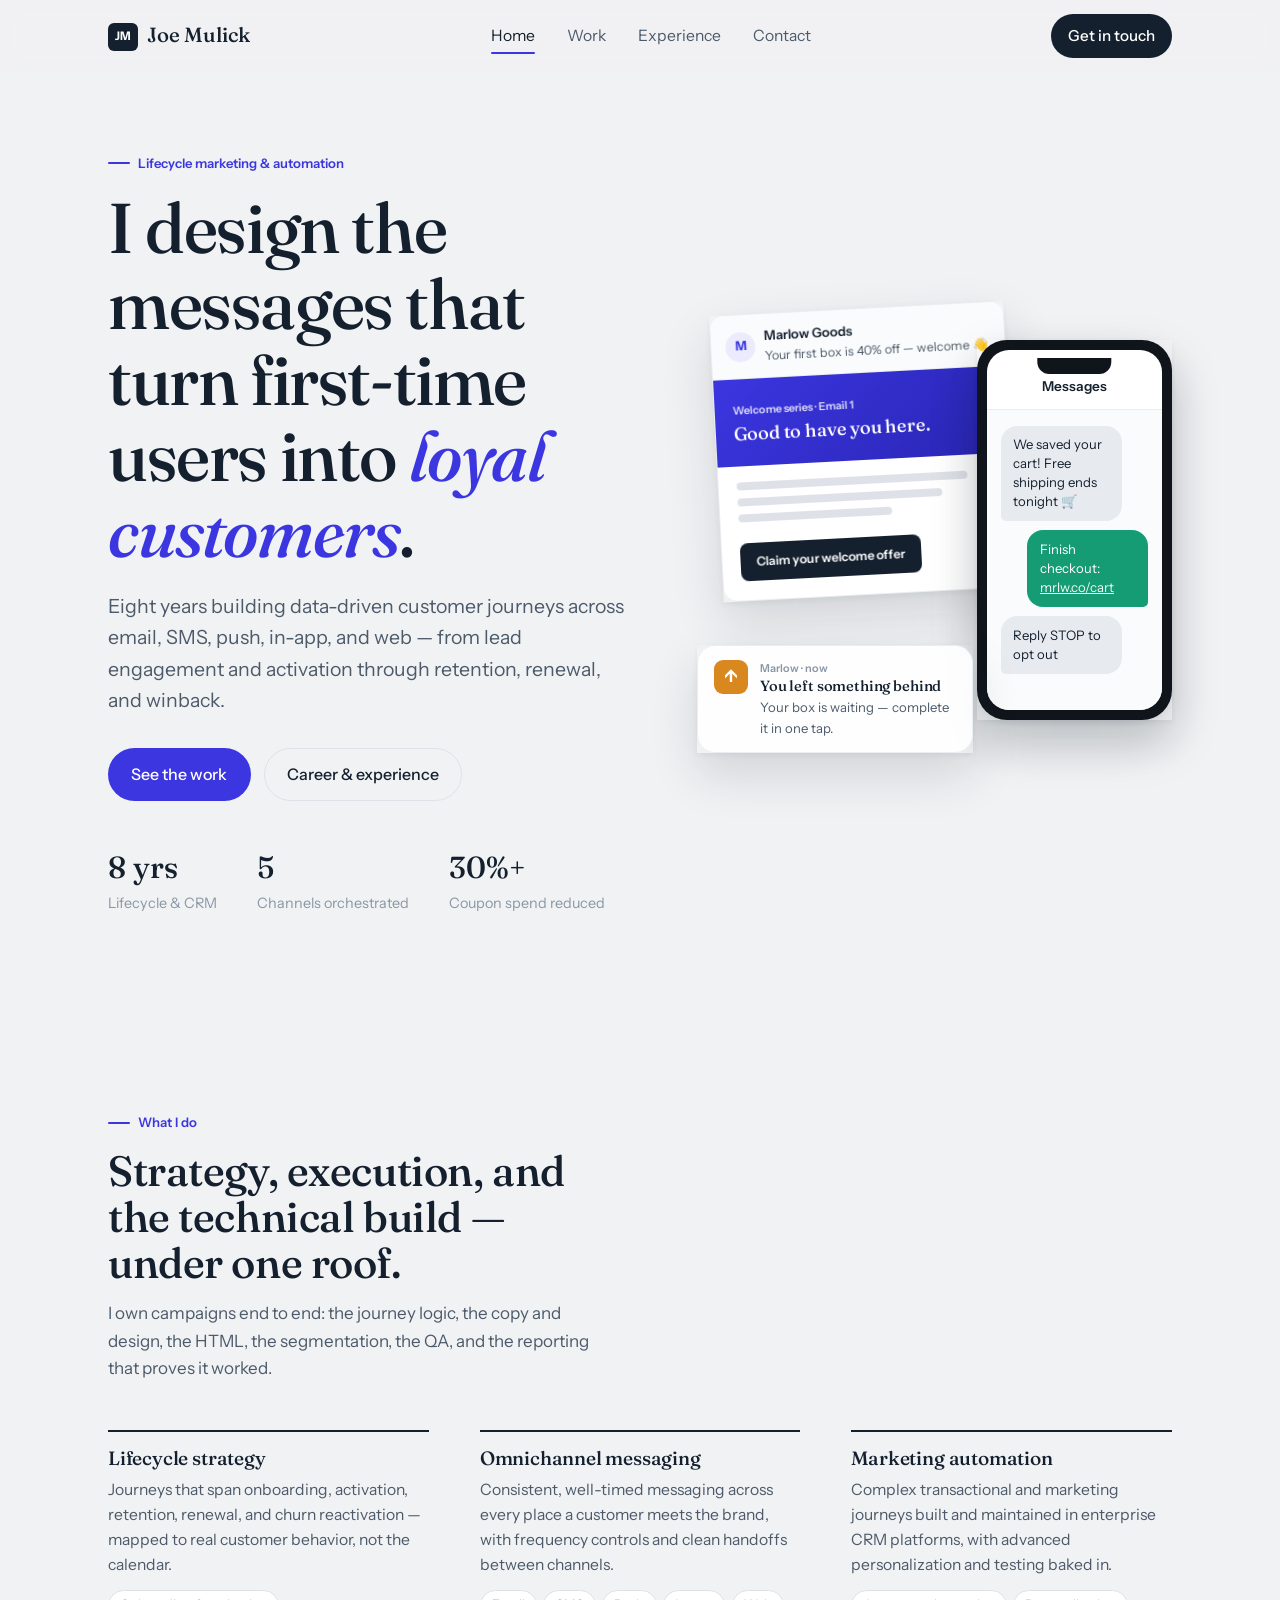
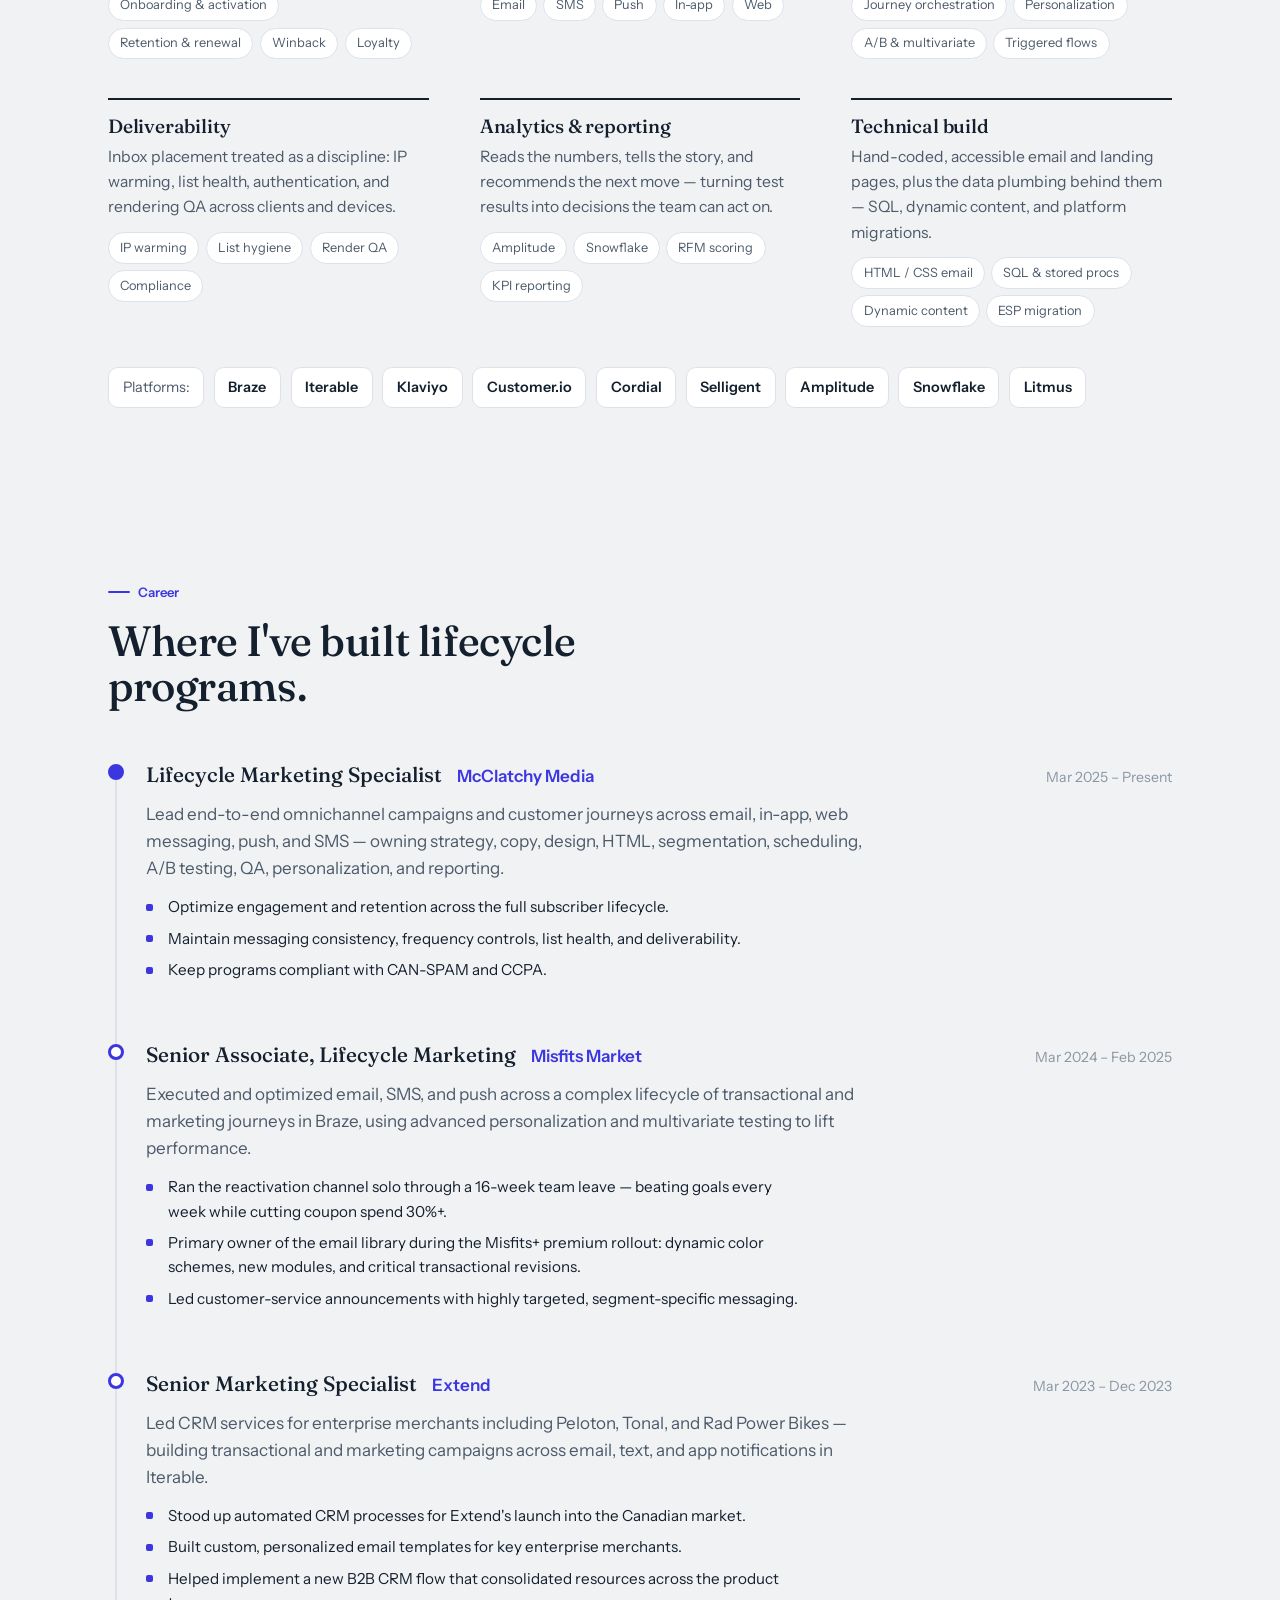
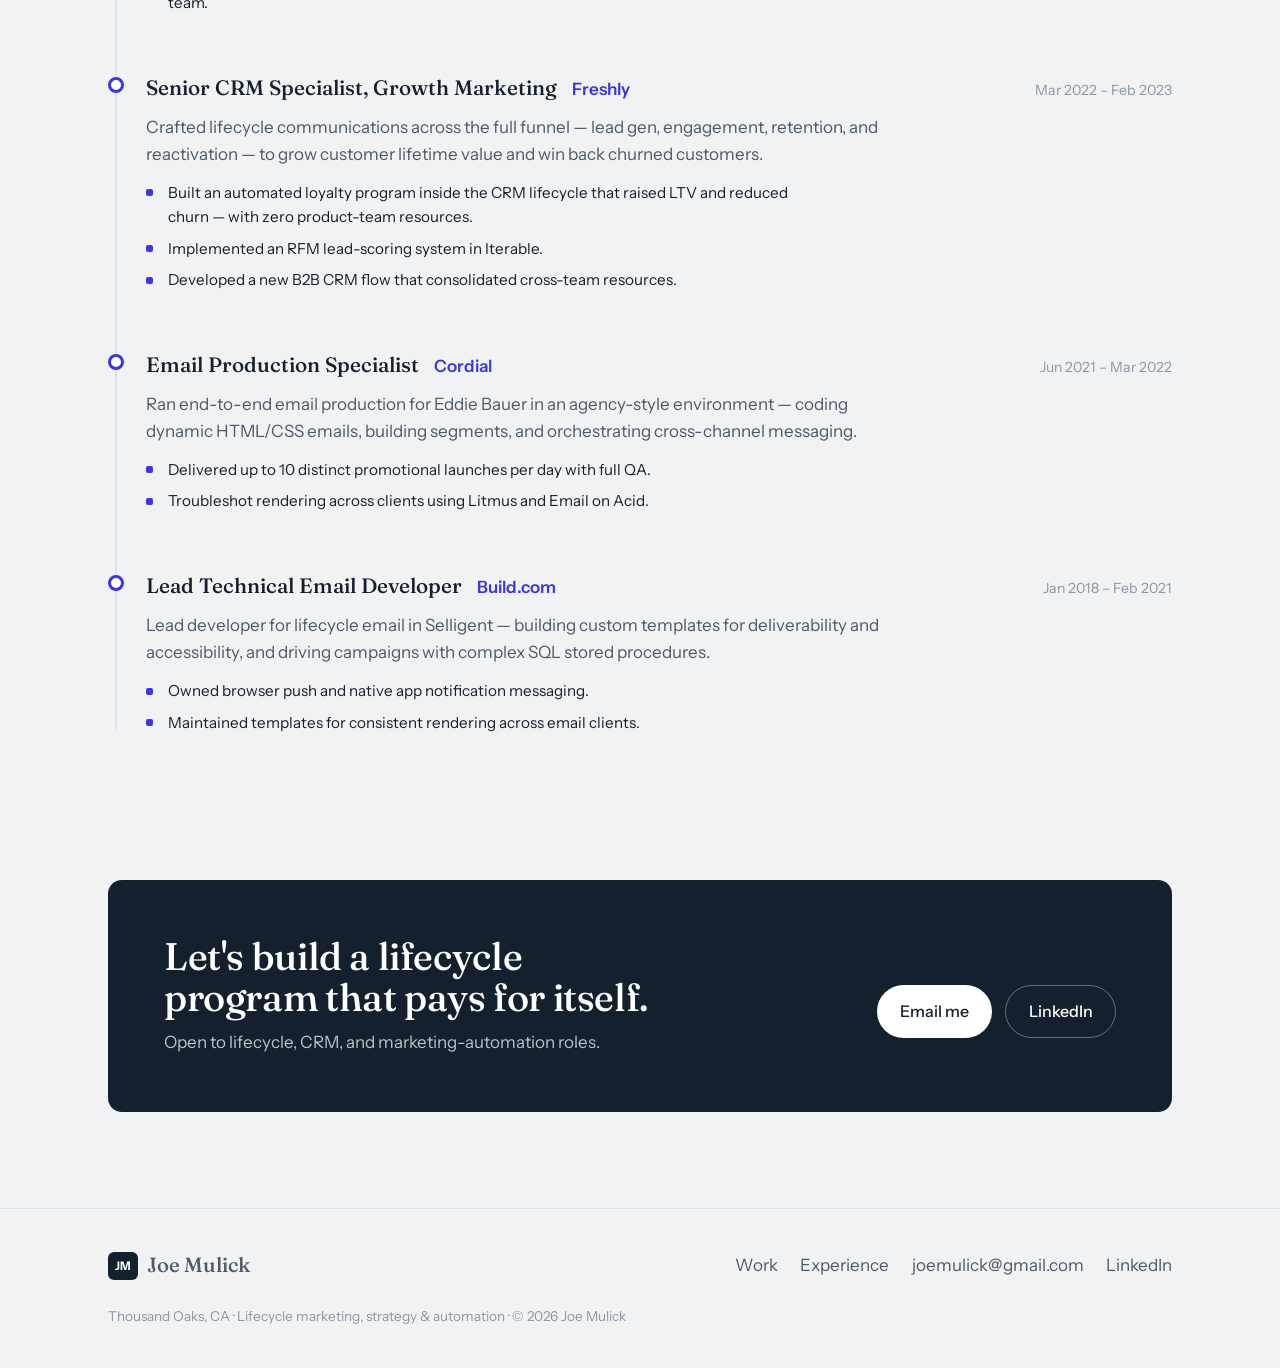
<file: index.html>
<!DOCTYPE html>
<html lang="en">
<head>
  <meta charset="UTF-8" />
  <meta name="viewport" content="width=device-width, initial-scale=1, viewport-fit=cover" />
  <title>Joe Mulick — Lifecycle Marketing & Automation</title>
  <meta name="description" content="Joe Mulick designs the customer journeys behind email, SMS, push, and in-app — from first touch to loyalty. 8 years of lifecycle marketing and marketing automation." />

  <link rel="preconnect" href="https://fonts.googleapis.com" />
  <link rel="preconnect" href="https://fonts.gstatic.com" crossorigin />
  <link href="https://fonts.googleapis.com/css2?family=Fraunces:ital,opsz,wght@0,9..144,400;0,9..144,500;1,9..144,500&family=Instrument+Sans:wght@400;500;600;700&display=swap" rel="stylesheet" />
  <link rel="stylesheet" href="css/styles.css" />
</head>
<body>
  <a class="skip-link" href="#main">Skip to content</a>

  <!-- HEADER -->
  <header class="site-header" id="siteHeader">
    <div class="wrap nav">
      <a class="brand" href="index.html"><span class="brand-mark">JM</span> Joe Mulick</a>
      <button class="nav-toggle" id="navToggle" aria-label="Open menu" aria-expanded="false">☰</button>
      <ul class="nav-links" id="navLinks">
        <li><a href="index.html" aria-current="page">Home</a></li>
        <li><a href="work.html">Work</a></li>
        <li><a href="#experience">Experience</a></li>
        <li><a href="#contact">Contact</a></li>
      </ul>
      <a class="nav-cta" href="mailto:joemulick@gmail.com">Get in touch</a>
    </div>
  </header>

  <main id="main">
    <!-- HERO -->
    <section class="hero">
      <div class="wrap hero-grid">
        <div class="hero-copy">
          <span class="kicker">Lifecycle marketing &amp; automation</span>
          <h1>I design the messages that turn first-time users into <em>loyal customers</em>.</h1>
          <p class="hero-lede">Eight years building data-driven customer journeys across email, SMS, push, in-app, and web — from lead engagement and activation through retention, renewal, and winback.</p>
          <div class="hero-actions">
            <a class="btn btn-primary" href="work.html">See the work</a>
            <a class="btn btn-ghost" href="#experience">Career &amp; experience</a>
          </div>
          <div class="hero-meta">
            <div class="stat"><b>8 yrs</b><span>Lifecycle &amp; CRM</span></div>
            <div class="stat"><b>5</b><span>Channels orchestrated</span></div>
            <div class="stat"><b>30%+</b><span>Coupon spend reduced</span></div>
          </div>
        </div>

        <!-- Device stack (swap these mockups for real screenshots anytime) -->
        <div class="hero-visual">
          <div class="device-stack">
            <div class="float f-email" style="--rot: rotate(-3deg);">
              <div class="mock-email">
                <div class="me-bar">
                  <div class="me-avatar">M</div>
                  <div>
                    <div class="me-from">Marlow Goods</div>
                    <div class="me-sub">Your first box is 40% off — welcome 👋</div>
                  </div>
                </div>
                <div class="me-hero">
                  <div class="eyebrow">Welcome series · Email 1</div>
                  <h4>Good to have you here.</h4>
                </div>
                <div class="me-content">
                  <div class="me-line w90"></div>
                  <div class="me-line w80"></div>
                  <div class="me-line w60"></div>
                  <span class="me-btn">Claim your welcome offer</span>
                </div>
              </div>
            </div>

            <div class="float f-phone">
              <div class="mock-phone">
                <div class="mp-screen">
                  <div class="mp-notch"></div>
                  <div class="mp-top">Messages</div>
                  <div class="mp-thread">
                    <div class="bubble them">We saved your cart! Free shipping ends tonight 🛒</div>
                    <div class="bubble you">Finish checkout: <span class="link">mrlw.co/cart</span></div>
                    <div class="bubble them">Reply STOP to opt out</div>
                  </div>
                </div>
              </div>
            </div>

            <div class="float f-push">
              <div class="mock-push">
                <div class="pn-icon">↑</div>
                <div class="pn-body">
                  <div class="pn-app">Marlow · now</div>
                  <h4>You left something behind</h4>
                  <p>Your box is waiting — complete it in one tap.</p>
                </div>
              </div>
            </div>
          </div>
        </div>
      </div>
    </section>

    <!-- EXPERTISE -->
    <section class="section" id="expertise">
      <div class="wrap">
        <div class="section-head">
          <span class="kicker">What I do</span>
          <h2>Strategy, execution, and the technical build — under one roof.</h2>
          <p>I own campaigns end to end: the journey logic, the copy and design, the HTML, the segmentation, the QA, and the reporting that proves it worked.</p>
        </div>

        <div class="cap-grid">
          <div class="cap">
            <h3>Lifecycle strategy</h3>
            <p>Journeys that span onboarding, activation, retention, renewal, and churn reactivation — mapped to real customer behavior, not the calendar.</p>
            <ul>
              <li>Onboarding &amp; activation</li>
              <li>Retention &amp; renewal</li>
              <li>Winback</li>
              <li>Loyalty</li>
            </ul>
          </div>
          <div class="cap">
            <h3>Omnichannel messaging</h3>
            <p>Consistent, well-timed messaging across every place a customer meets the brand, with frequency controls and clean handoffs between channels.</p>
            <ul>
              <li>Email</li>
              <li>SMS</li>
              <li>Push</li>
              <li>In-app</li>
              <li>Web</li>
            </ul>
          </div>
          <div class="cap">
            <h3>Marketing automation</h3>
            <p>Complex transactional and marketing journeys built and maintained in enterprise CRM platforms, with advanced personalization and testing baked in.</p>
            <ul>
              <li>Journey orchestration</li>
              <li>Personalization</li>
              <li>A/B &amp; multivariate</li>
              <li>Triggered flows</li>
            </ul>
          </div>
          <div class="cap">
            <h3>Deliverability</h3>
            <p>Inbox placement treated as a discipline: IP warming, list health, authentication, and rendering QA across clients and devices.</p>
            <ul>
              <li>IP warming</li>
              <li>List hygiene</li>
              <li>Render QA</li>
              <li>Compliance</li>
            </ul>
          </div>
          <div class="cap">
            <h3>Analytics &amp; reporting</h3>
            <p>Reads the numbers, tells the story, and recommends the next move — turning test results into decisions the team can act on.</p>
            <ul>
              <li>Amplitude</li>
              <li>Snowflake</li>
              <li>RFM scoring</li>
              <li>KPI reporting</li>
            </ul>
          </div>
          <div class="cap">
            <h3>Technical build</h3>
            <p>Hand-coded, accessible email and landing pages, plus the data plumbing behind them — SQL, dynamic content, and platform migrations.</p>
            <ul>
              <li>HTML / CSS email</li>
              <li>SQL &amp; stored procs</li>
              <li>Dynamic content</li>
              <li>ESP migration</li>
            </ul>
          </div>
        </div>

        <div class="tools">
          <span class="tool">Platforms:</span>
          <span class="tool"><b>Braze</b></span>
          <span class="tool"><b>Iterable</b></span>
          <span class="tool"><b>Klaviyo</b></span>
          <span class="tool"><b>Customer.io</b></span>
          <span class="tool"><b>Cordial</b></span>
          <span class="tool"><b>Selligent</b></span>
          <span class="tool"><b>Amplitude</b></span>
          <span class="tool"><b>Snowflake</b></span>
          <span class="tool"><b>Litmus</b></span>
        </div>
      </div>
    </section>

    <!-- EXPERIENCE -->
    <section class="section section--tight" id="experience">
      <div class="wrap">
        <div class="section-head">
          <span class="kicker">Career</span>
          <h2>Where I've built lifecycle programs.</h2>
        </div>

        <div class="timeline">
          <div class="tl-item is-current">
            <div class="tl-head">
              <span class="tl-role">Lifecycle Marketing Specialist</span>
              <span class="tl-co">McClatchy Media</span>
              <span class="tl-dates">Mar 2025 – Present</span>
            </div>
            <p>Lead end-to-end omnichannel campaigns and customer journeys across email, in-app, web messaging, push, and SMS — owning strategy, copy, design, HTML, segmentation, scheduling, A/B testing, QA, personalization, and reporting.</p>
            <ul class="tl-wins">
              <li>Optimize engagement and retention across the full subscriber lifecycle.</li>
              <li>Maintain messaging consistency, frequency controls, list health, and deliverability.</li>
              <li>Keep programs compliant with CAN-SPAM and CCPA.</li>
            </ul>
          </div>

          <div class="tl-item">
            <div class="tl-head">
              <span class="tl-role">Senior Associate, Lifecycle Marketing</span>
              <span class="tl-co">Misfits Market</span>
              <span class="tl-dates">Mar 2024 – Feb 2025</span>
            </div>
            <p>Executed and optimized email, SMS, and push across a complex lifecycle of transactional and marketing journeys in Braze, using advanced personalization and multivariate testing to lift performance.</p>
            <ul class="tl-wins">
              <li>Ran the reactivation channel solo through a 16-week team leave — beating goals every week while cutting coupon spend 30%+.</li>
              <li>Primary owner of the email library during the Misfits+ premium rollout: dynamic color schemes, new modules, and critical transactional revisions.</li>
              <li>Led customer-service announcements with highly targeted, segment-specific messaging.</li>
            </ul>
          </div>

          <div class="tl-item">
            <div class="tl-head">
              <span class="tl-role">Senior Marketing Specialist</span>
              <span class="tl-co">Extend</span>
              <span class="tl-dates">Mar 2023 – Dec 2023</span>
            </div>
            <p>Led CRM services for enterprise merchants including Peloton, Tonal, and Rad Power Bikes — building transactional and marketing campaigns across email, text, and app notifications in Iterable.</p>
            <ul class="tl-wins">
              <li>Stood up automated CRM processes for Extend's launch into the Canadian market.</li>
              <li>Built custom, personalized email templates for key enterprise merchants.</li>
              <li>Helped implement a new B2B CRM flow that consolidated resources across the product team.</li>
            </ul>
          </div>

          <div class="tl-item">
            <div class="tl-head">
              <span class="tl-role">Senior CRM Specialist, Growth Marketing</span>
              <span class="tl-co">Freshly</span>
              <span class="tl-dates">Mar 2022 – Feb 2023</span>
            </div>
            <p>Crafted lifecycle communications across the full funnel — lead gen, engagement, retention, and reactivation — to grow customer lifetime value and win back churned customers.</p>
            <ul class="tl-wins">
              <li>Built an automated loyalty program inside the CRM lifecycle that raised LTV and reduced churn — with zero product-team resources.</li>
              <li>Implemented an RFM lead-scoring system in Iterable.</li>
              <li>Developed a new B2B CRM flow that consolidated cross-team resources.</li>
            </ul>
          </div>

          <div class="tl-item">
            <div class="tl-head">
              <span class="tl-role">Email Production Specialist</span>
              <span class="tl-co">Cordial</span>
              <span class="tl-dates">Jun 2021 – Mar 2022</span>
            </div>
            <p>Ran end-to-end email production for Eddie Bauer in an agency-style environment — coding dynamic HTML/CSS emails, building segments, and orchestrating cross-channel messaging.</p>
            <ul class="tl-wins">
              <li>Delivered up to 10 distinct promotional launches per day with full QA.</li>
              <li>Troubleshot rendering across clients using Litmus and Email on Acid.</li>
            </ul>
          </div>

          <div class="tl-item">
            <div class="tl-head">
              <span class="tl-role">Lead Technical Email Developer</span>
              <span class="tl-co">Build.com</span>
              <span class="tl-dates">Jan 2018 – Feb 2021</span>
            </div>
            <p>Lead developer for lifecycle email in Selligent — building custom templates for deliverability and accessibility, and driving campaigns with complex SQL stored procedures.</p>
            <ul class="tl-wins">
              <li>Owned browser push and native app notification messaging.</li>
              <li>Maintained templates for consistent rendering across email clients.</li>
            </ul>
          </div>
        </div>
      </div>
    </section>

    <!-- CTA / CONTACT -->
    <section class="section section--tight" id="contact">
      <div class="wrap">
        <div class="cta-band">
          <div>
            <h2>Let's build a lifecycle program that pays for itself.</h2>
            <p>Open to lifecycle, CRM, and marketing-automation roles.</p>
          </div>
          <div class="hero-actions">
            <a class="btn btn-primary" href="mailto:joemulick@gmail.com">Email me</a>
            <a class="btn btn-ghost" href="https://www.linkedin.com/in/joemulick/" target="_blank" rel="noopener" style="color:#fff;border-color:rgba(255,255,255,.35)">LinkedIn</a>
          </div>
        </div>
      </div>
    </section>
  </main>

  <footer class="site-footer">
    <div class="wrap footer-grid">
      <a class="brand" href="index.html"><span class="brand-mark">JM</span> Joe Mulick</a>
      <nav class="footer-links" aria-label="Footer">
        <a href="work.html">Work</a>
        <a href="#experience">Experience</a>
        <a href="mailto:joemulick@gmail.com">joemulick@gmail.com</a>
        <a href="https://www.linkedin.com/in/joemulick/" target="_blank" rel="noopener">LinkedIn</a>
      </nav>
      <p class="footer-fine">Thousand Oaks, CA · Lifecycle marketing, strategy &amp; automation · © <span id="year"></span> Joe Mulick</p>
    </div>
  </footer>

  <script src="js/main.js"></script>
</body>
</html>
</file>
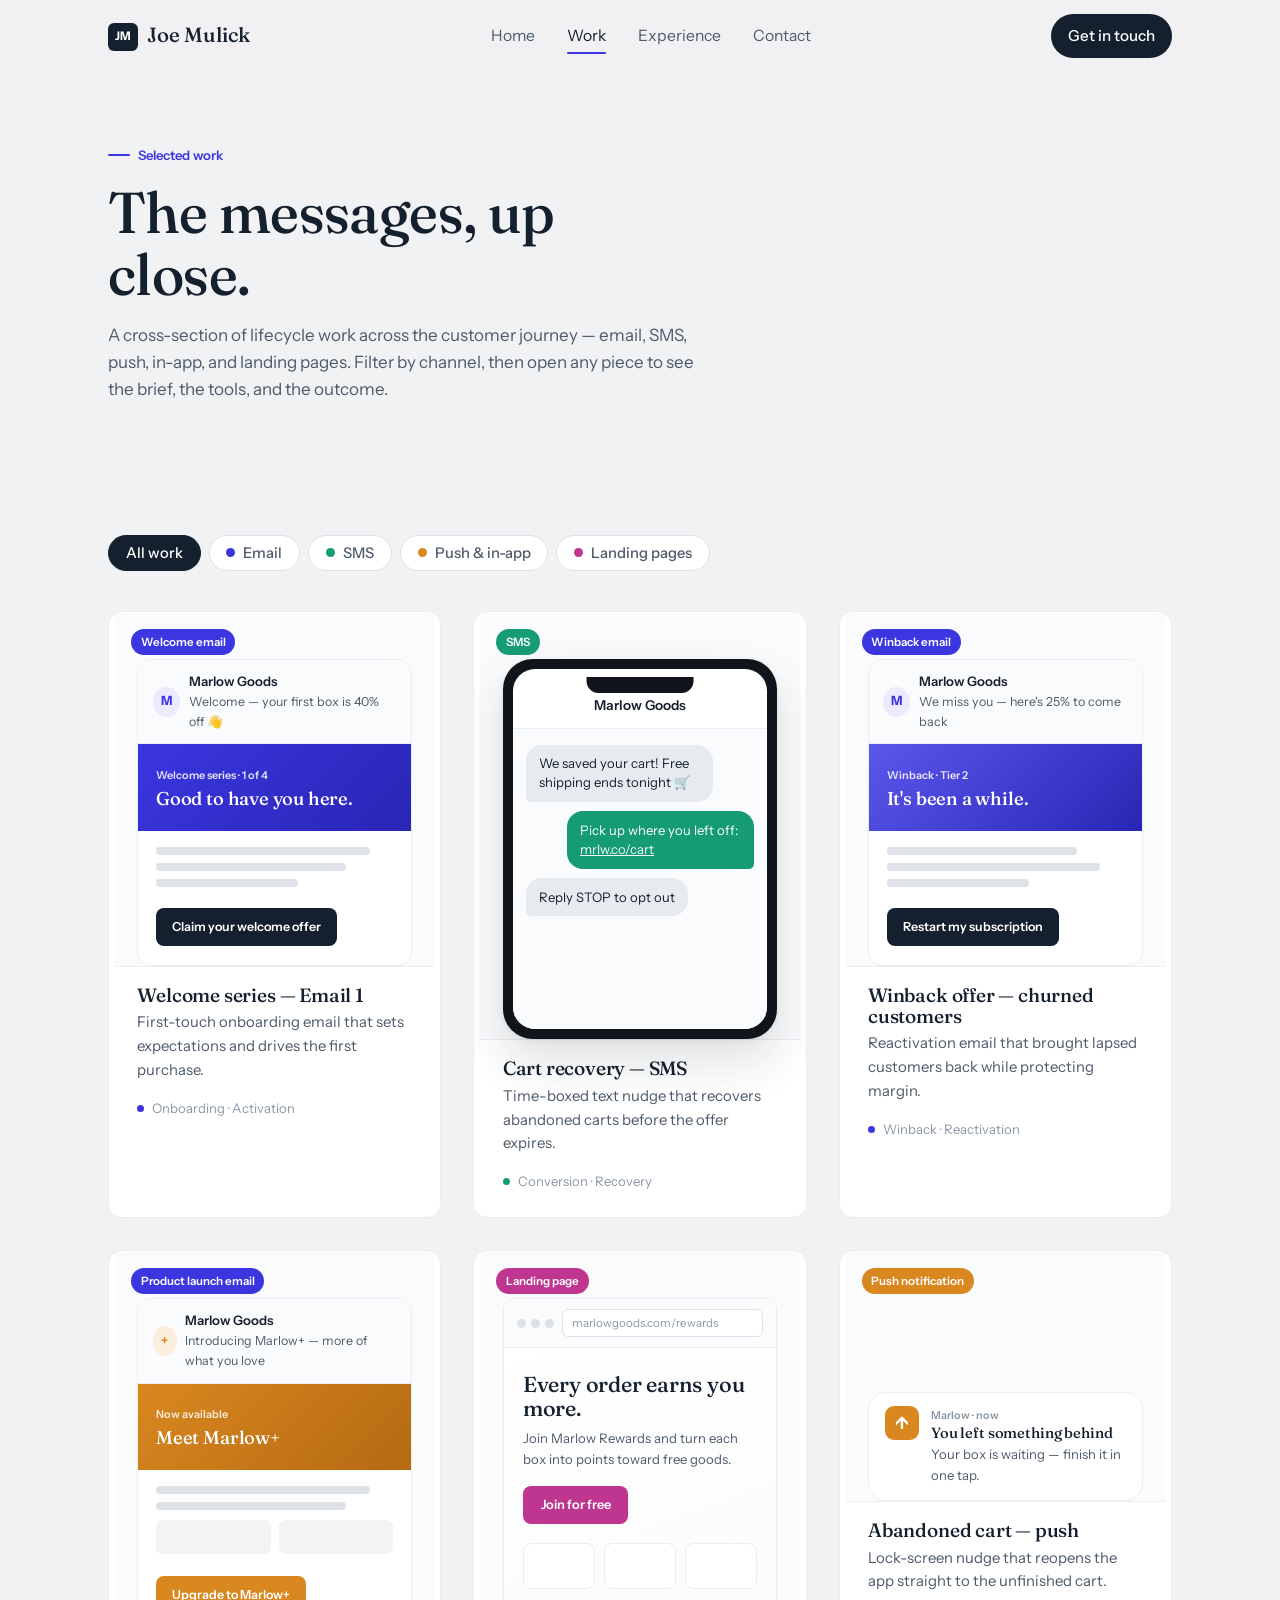
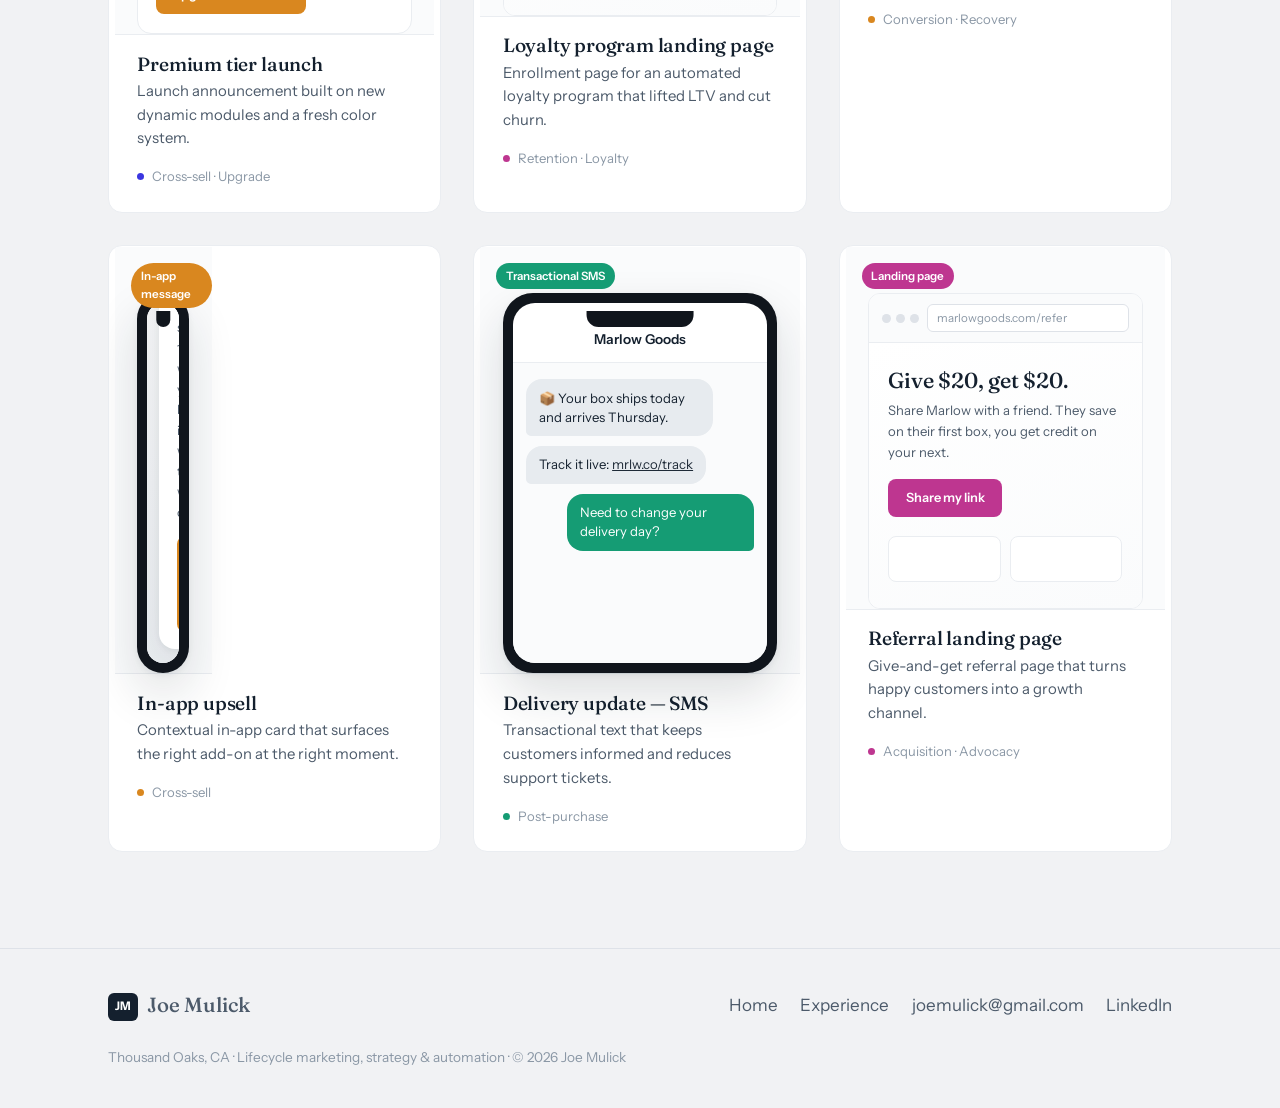
<file: work.html>
<!DOCTYPE html>
<html lang="en">
<head>
  <meta charset="UTF-8" />
  <meta name="viewport" content="width=device-width, initial-scale=1, viewport-fit=cover" />
  <title>Work — Joe Mulick</title>
  <meta name="description" content="Selected lifecycle marketing work by Joe Mulick: email, SMS, push, in-app, and landing page examples across the customer lifecycle." />

  <link rel="preconnect" href="https://fonts.googleapis.com" />
  <link rel="preconnect" href="https://fonts.gstatic.com" crossorigin />
  <link href="https://fonts.googleapis.com/css2?family=Fraunces:ital,opsz,wght@0,9..144,400;0,9..144,500;1,9..144,500&family=Instrument+Sans:wght@400;500;600;700&display=swap" rel="stylesheet" />
  <link rel="stylesheet" href="css/styles.css" />
</head>
<body>
  <a class="skip-link" href="#main">Skip to content</a>

  <header class="site-header" id="siteHeader">
    <div class="wrap nav">
      <a class="brand" href="index.html"><span class="brand-mark">JM</span> Joe Mulick</a>
      <button class="nav-toggle" id="navToggle" aria-label="Open menu" aria-expanded="false">☰</button>
      <ul class="nav-links" id="navLinks">
        <li><a href="index.html">Home</a></li>
        <li><a href="work.html" aria-current="page">Work</a></li>
        <li><a href="index.html#experience">Experience</a></li>
        <li><a href="index.html#contact">Contact</a></li>
      </ul>
      <a class="nav-cta" href="mailto:joemulick@gmail.com">Get in touch</a>
    </div>
  </header>

  <main id="main">
    <section class="work-hero">
      <div class="wrap">
        <span class="kicker">Selected work</span>
        <h1>The messages, up close.</h1>
        <p>A cross-section of lifecycle work across the customer journey — email, SMS, push, in-app, and landing pages. Filter by channel, then open any piece to see the brief, the tools, and the outcome.</p>
      </div>
    </section>

    <section class="section--tight">
      <div class="wrap">
        <div class="filters" id="filters" role="tablist" aria-label="Filter work by channel">
          <button class="filter is-active" data-filter="all" role="tab" aria-selected="true">All work</button>
          <button class="filter" data-filter="email" role="tab" aria-selected="false"><span class="dot channel-email"></span>Email</button>
          <button class="filter" data-filter="sms" role="tab" aria-selected="false"><span class="dot channel-sms"></span>SMS</button>
          <button class="filter" data-filter="push" role="tab" aria-selected="false"><span class="dot channel-push"></span>Push &amp; in-app</button>
          <button class="filter" data-filter="landing" role="tab" aria-selected="false"><span class="dot channel-landing"></span>Landing pages</button>
        </div>

        <div class="work-grid" id="workGrid"><!-- cards injected by js/main.js --></div>
        <p class="work-empty" id="workEmpty">No pieces in this channel yet — check back soon.</p>
      </div>
    </section>
  </main>

  <!-- MODAL -->
  <div class="modal" id="modal" aria-hidden="true" role="dialog" aria-modal="true" aria-labelledby="modalTitle">
    <div class="modal-backdrop" data-close></div>
    <div class="modal-panel">
      <button class="modal-close" data-close aria-label="Close">✕</button>
      <div class="modal-preview" id="modalPreview"></div>
      <div class="modal-info">
        <span class="tag" id="modalTag"></span>
        <h3 id="modalTitle"></h3>
        <p id="modalDesc"></p>
        <dl id="modalMeta"></dl>
      </div>
    </div>
  </div>

  <footer class="site-footer">
    <div class="wrap footer-grid">
      <a class="brand" href="index.html"><span class="brand-mark">JM</span> Joe Mulick</a>
      <nav class="footer-links" aria-label="Footer">
        <a href="index.html">Home</a>
        <a href="index.html#experience">Experience</a>
        <a href="mailto:joemulick@gmail.com">joemulick@gmail.com</a>
        <a href="https://www.linkedin.com/in/joemulick/" target="_blank" rel="noopener">LinkedIn</a>
      </nav>
      <p class="footer-fine">Thousand Oaks, CA · Lifecycle marketing, strategy &amp; automation · © <span id="year"></span> Joe Mulick</p>
    </div>
  </footer>

  <script src="js/main.js"></script>
</body>
</html>
</file>
<file: css/styles.css>
/* =========================================================
   Joe Mulick — Lifecycle Marketing Portfolio
   Design tokens
   ========================================================= */
:root {
  /* Surfaces */
  --paper:      #F1F2F4;   /* cool light neutral page background */
  --surface:    #FFFFFF;   /* cards / device frames */
  --surface-2:  #FAFBFC;   /* subtle inset */

  /* Text */
  --ink:        #14202E;   /* primary text — deep navy-slate */
  --ink-soft:   #4C5A6A;   /* secondary text */
  --ink-faint:  #8A97A5;   /* tertiary / meta */

  /* Structure */
  --line:       #DEE2E8;
  --line-soft:  #EAEDF1;

  /* Brand + channel coding */
  --brand:      #3B36E0;   /* electric indigo — primary accent */
  --brand-deep: #2925B4;
  --brand-tint: #ECEBFD;

  --email:      #3B36E0;   /* indigo  */
  --sms:        #159C74;   /* green   */
  --push:       #D9871F;   /* amber   */
  --landing:    #BE3690;   /* berry   */

  /* Type */
  --display: "Fraunces", Georgia, serif;
  --body:    "Instrument Sans", system-ui, -apple-system, Segoe UI, Roboto, sans-serif;

  /* Rhythm */
  --wrap: 1160px;
  --gutter: clamp(1.25rem, 4vw, 3rem);
  --radius: 14px;
  --radius-sm: 9px;

  --shadow-soft: 0 1px 2px rgba(20,32,46,.04), 0 8px 24px rgba(20,32,46,.06);
  --shadow-lift: 0 2px 6px rgba(20,32,46,.06), 0 22px 48px rgba(20,32,46,.14);
}

/* =========================================================
   Reset / base
   ========================================================= */
*, *::before, *::after { box-sizing: border-box; }
html { -webkit-text-size-adjust: 100%; scroll-behavior: smooth; }
@media (prefers-reduced-motion: reduce) {
  html { scroll-behavior: auto; }
  *, *::before, *::after { animation-duration: .001ms !important; transition-duration: .001ms !important; }
}

body {
  margin: 0;
  font-family: var(--body);
  font-size: 1.0625rem;         /* ~17px */
  line-height: 1.6;
  color: var(--ink);
  background: var(--paper);
  -webkit-font-smoothing: antialiased;
  text-rendering: optimizeLegibility;
}

img { max-width: 100%; display: block; }
a { color: inherit; text-decoration: none; }

h1, h2, h3, h4 {
  font-family: var(--display);
  font-weight: 500;
  line-height: 1.08;
  letter-spacing: -0.01em;
  margin: 0;
  color: var(--ink);
}

p { margin: 0; }

.wrap { width: 100%; max-width: var(--wrap); margin-inline: auto; padding-inline: var(--gutter); }

/* Focus visibility */
:focus-visible {
  outline: 2.5px solid var(--brand);
  outline-offset: 3px;
  border-radius: 4px;
}

.skip-link {
  position: absolute; left: 12px; top: -60px;
  background: var(--ink); color: #fff; padding: .6rem 1rem;
  border-radius: 8px; z-index: 200; transition: top .18s ease;
}
.skip-link:focus { top: 12px; }

/* =========================================================
   Section rhythm
   ========================================================= */
.section { padding-block: clamp(3.5rem, 8vw, 6.5rem); }
.section--tight { padding-block: clamp(2.5rem, 6vw, 4rem); }

.section-head { max-width: 46ch; margin-bottom: clamp(2rem, 4vw, 3rem); }
.section-head h2 { font-size: clamp(1.9rem, 4vw, 2.65rem); }
.section-head p { margin-top: .85rem; color: var(--ink-soft); }

.kicker {
  display: inline-flex; align-items: center; gap: .5rem;
  font-family: var(--body);
  font-size: .82rem; font-weight: 600;
  color: var(--brand);
  margin-bottom: 1rem;
}
.kicker::before {
  content: ""; width: 22px; height: 2px; background: var(--brand); border-radius: 2px;
}

/* =========================================================
   Header / nav
   ========================================================= */
.site-header {
  position: sticky; top: 0; z-index: 100;
  background: color-mix(in srgb, var(--paper) 86%, transparent);
  backdrop-filter: saturate(1.4) blur(10px);
  border-bottom: 1px solid transparent;
  transition: border-color .2s ease, background .2s ease;
}
.site-header.is-scrolled { border-color: var(--line); }

.nav { display: flex; align-items: center; justify-content: space-between; height: 72px; }

.brand { display: inline-flex; align-items: baseline; gap: .55rem; font-family: var(--display); font-size: 1.28rem; font-weight: 500; }
.brand .brand-mark {
  font-family: var(--body); font-weight: 700; font-size: .74rem; letter-spacing: .02em;
  color: #fff; background: var(--ink); border-radius: 6px; padding: .28rem .42rem; transform: translateY(-2px);
}
.brand:hover .brand-mark { background: var(--brand); }

.nav-links { display: flex; align-items: center; gap: clamp(1.1rem, 2.5vw, 2rem); list-style: none; margin: 0; padding: 0; }
.nav-links a { font-size: .98rem; color: var(--ink-soft); position: relative; padding-block: .4rem; }
.nav-links a:hover { color: var(--ink); }
.nav-links a[aria-current="page"] { color: var(--ink); }
.nav-links a[aria-current="page"]::after {
  content: ""; position: absolute; left: 0; right: 0; bottom: -2px; height: 2px; background: var(--brand); border-radius: 2px;
}

.nav-cta {
  display: inline-flex; align-items: center;
  background: var(--ink); color: #fff;
  padding: .6rem 1.05rem; border-radius: 999px; font-size: .95rem; font-weight: 500;
  transition: transform .15s ease, background .2s ease;
}
.nav-cta:hover { background: var(--brand); transform: translateY(-1px); }

.nav-toggle { display: none; }

/* =========================================================
   Buttons
   ========================================================= */
.btn {
  display: inline-flex; align-items: center; gap: .5rem;
  font-family: var(--body); font-weight: 500; font-size: 1rem;
  padding: .8rem 1.4rem; border-radius: 999px; border: 1px solid transparent;
  cursor: pointer; transition: transform .15s ease, background .2s ease, border-color .2s ease, color .2s ease;
}
.btn-primary { background: var(--brand); color: #fff; }
.btn-primary:hover { background: var(--brand-deep); transform: translateY(-1px); }
.btn-ghost { background: transparent; color: var(--ink); border-color: var(--line); }
.btn-ghost:hover { border-color: var(--ink); background: var(--surface); }

/* =========================================================
   HERO
   ========================================================= */
.hero { padding-top: clamp(2.5rem, 6vw, 4.5rem); padding-bottom: clamp(3rem, 7vw, 5.5rem); overflow: clip; }
.hero-grid {
  display: grid; grid-template-columns: 1.05fr .95fr; gap: clamp(2rem, 5vw, 4.5rem); align-items: center;
}
.hero-copy h1 {
  font-size: clamp(2.6rem, 6vw, 4.4rem);
  font-optical-sizing: auto;
  letter-spacing: -0.02em;
}
.hero-copy h1 em { font-style: italic; color: var(--brand); }
.hero-lede { margin-top: 1.35rem; font-size: clamp(1.05rem, 1.6vw, 1.22rem); color: var(--ink-soft); max-width: 46ch; }
.hero-actions { display: flex; flex-wrap: wrap; gap: .8rem; margin-top: 2rem; }

.hero-meta { display: flex; flex-wrap: wrap; gap: 1.75rem 2.5rem; margin-top: 2.6rem; }
.hero-meta .stat { display: flex; flex-direction: column; }
.hero-meta .stat b { font-family: var(--display); font-size: 1.9rem; font-weight: 500; }
.hero-meta .stat span { font-size: .9rem; color: var(--ink-faint); }

/* Device stack in hero */
.device-stack { position: relative; height: 460px; }
.device-stack .float {
  position: absolute; box-shadow: var(--shadow-lift);
  will-change: transform;
}
.device-stack .float.f-email  { top: 8px; left: 4%; width: 62%; z-index: 2; transform: rotate(-3deg); }
.device-stack .float.f-phone  { top: 40px; right: 0; width: 41%; z-index: 3; }
.device-stack .float.f-push   { bottom: 6px; left: 0; width: 58%; z-index: 4; }

@media (prefers-reduced-motion: no-preference) {
  .device-stack .float { opacity: 0; animation: rise .8s cubic-bezier(.2,.7,.2,1) forwards; }
  .device-stack .f-email { animation-delay: .05s; }
  .device-stack .f-phone { animation-delay: .18s; }
  .device-stack .f-push  { animation-delay: .32s; }
}
@keyframes rise {
  from { opacity: 0; transform: translateY(22px) var(--rot, rotate(0)); }
  to   { opacity: 1; }
}

/* =========================================================
   Device mockups (reusable)
   ========================================================= */
/* Email */
.mock-email {
  background: var(--surface); border: 1px solid var(--line-soft); border-radius: var(--radius);
  overflow: hidden; font-size: .82rem;
}
.mock-email .me-bar {
  display: flex; align-items: center; gap: .55rem; padding: .7rem .9rem;
  border-bottom: 1px solid var(--line-soft); background: var(--surface-2);
}
.mock-email .me-avatar { width: 30px; height: 30px; border-radius: 50%; background: var(--brand-tint); color: var(--brand); display: grid; place-items: center; font-weight: 700; font-size: .8rem; }
.mock-email .me-from { font-weight: 600; }
.mock-email .me-sub { color: var(--ink-soft); font-size: .78rem; }
.mock-email .me-body { padding: 0; }
.mock-email .me-hero { background: linear-gradient(135deg, var(--brand), var(--brand-deep)); color: #fff; padding: 1.4rem 1.1rem; }
.mock-email .me-hero .eyebrow { font-size: .68rem; font-weight: 600; opacity: .85; }
.mock-email .me-hero h4 { color: #fff; font-size: 1.15rem; margin-top: .3rem; }
.mock-email .me-content { padding: 1rem 1.1rem 1.2rem; }
.mock-email .me-line { height: 8px; border-radius: 4px; background: var(--line); margin-bottom: .5rem; }
.mock-email .me-line.w80 { width: 80%; } .mock-email .me-line.w60 { width: 60%; } .mock-email .me-line.w90 { width: 90%; }
.mock-email .me-btn { display: inline-block; margin-top: .8rem; background: var(--ink); color: #fff; padding: .55rem 1rem; border-radius: 8px; font-weight: 600; font-size: .78rem; }

/* Phone / SMS + in-app */
.mock-phone {
  background: #10151c; border-radius: 30px; padding: 10px; box-shadow: var(--shadow-lift);
}
.mock-phone .mp-screen {
  background: var(--surface); border-radius: 22px; overflow: hidden; position: relative;
  min-height: 360px; display: flex; flex-direction: column;
}
.mock-phone .mp-notch { position: absolute; top: 8px; left: 50%; transform: translateX(-50%); width: 42%; height: 16px; background: #10151c; border-radius: 0 0 12px 12px; z-index: 5; }
.mp-top { padding: 1.6rem 1rem .7rem; border-bottom: 1px solid var(--line-soft); text-align: center; font-weight: 600; font-size: .85rem; }
.mp-thread { padding: 1rem .85rem; display: flex; flex-direction: column; gap: .6rem; flex: 1; background: var(--surface-2); }
.bubble { max-width: 82%; padding: .6rem .8rem; border-radius: 16px; font-size: .82rem; line-height: 1.45; }
.bubble.them { align-self: flex-start; background: #E7EBEF; color: var(--ink); border-bottom-left-radius: 5px; }
.bubble.you  { align-self: flex-end; background: var(--sms); color: #fff; border-bottom-right-radius: 5px; }
.bubble .link { text-decoration: underline; opacity: .95; }

/* In-app modal (shown over a faux screen) */
.mp-app { flex: 1; background: linear-gradient(180deg, var(--surface-2), #eef1f4); position: relative; }
.mp-app .app-head { padding: 1.5rem 1rem .8rem; }
.mp-app .app-pill { height: 10px; width: 45%; background: var(--line); border-radius: 6px; margin-bottom: .5rem; }
.mp-app .app-pill.s { width: 30%; }
.inapp-card {
  position: absolute; left: 12px; right: 12px; bottom: 14px;
  background: var(--surface); border-radius: 16px; padding: 1.1rem; box-shadow: var(--shadow-lift);
  border-top: 3px solid var(--push);
}
.inapp-card .tag { font-size: .68rem; font-weight: 700; color: var(--push); }
.inapp-card h4 { font-size: 1.02rem; margin: .3rem 0 .4rem; }
.inapp-card p { font-size: .8rem; color: var(--ink-soft); }
.inapp-card .ia-btn { margin-top: .8rem; display: inline-block; background: var(--push); color: #fff; padding: .5rem .95rem; border-radius: 8px; font-weight: 600; font-size: .78rem; }

/* Push notification (lock-screen style) */
.mock-push {
  background: rgba(255,255,255,.9); backdrop-filter: blur(8px);
  border: 1px solid var(--line-soft); border-radius: 18px; padding: .85rem 1rem;
  display: flex; gap: .75rem; align-items: flex-start;
}
.mock-push .pn-icon { width: 34px; height: 34px; border-radius: 9px; background: var(--push); color: #fff; display: grid; place-items: center; font-weight: 700; flex: none; }
.mock-push .pn-body { font-size: .85rem; }
.mock-push .pn-body .pn-app { font-size: .68rem; text-transform: none; color: var(--ink-faint); font-weight: 600; }
.mock-push .pn-body h4 { font-size: .92rem; margin: .1rem 0 .15rem; }
.mock-push .pn-body p { color: var(--ink-soft); font-size: .82rem; }

/* Landing page browser */
.mock-browser {
  background: var(--surface); border: 1px solid var(--line-soft); border-radius: 12px; overflow: hidden;
}
.mock-browser .mb-bar { display: flex; align-items: center; gap: .5rem; padding: .6rem .8rem; background: var(--surface-2); border-bottom: 1px solid var(--line-soft); }
.mock-browser .mb-dots { display: flex; gap: 5px; }
.mock-browser .mb-dots i { width: 9px; height: 9px; border-radius: 50%; background: var(--line); display: block; }
.mock-browser .mb-url { flex: 1; background: var(--surface); border: 1px solid var(--line); border-radius: 6px; font-size: .72rem; color: var(--ink-faint); padding: .25rem .6rem; font-family: var(--body); }
.mock-browser .mb-page { padding: 1.6rem 1.2rem; background: linear-gradient(160deg, #fff, var(--surface-2)); }
.mock-browser .mb-page h4 { font-size: 1.35rem; max-width: 18ch; }
.mock-browser .mb-page p { font-size: .82rem; color: var(--ink-soft); margin-top: .5rem; max-width: 30ch; }
.mock-browser .mb-cta { margin-top: 1rem; display: inline-block; background: var(--landing); color: #fff; padding: .55rem 1.1rem; border-radius: 8px; font-weight: 600; font-size: .8rem; }
.mock-browser .mb-row { display: flex; gap: .6rem; margin-top: 1.2rem; }
.mock-browser .mb-tile { flex: 1; height: 46px; border-radius: 8px; background: var(--surface); border: 1px solid var(--line-soft); }

/* =========================================================
   Expertise / capabilities
   ========================================================= */
.cap-grid { display: grid; grid-template-columns: repeat(3, 1fr); gap: clamp(1.25rem, 3vw, 2.5rem) clamp(2rem, 4vw, 3.5rem); }
.cap { border-top: 2px solid var(--ink); padding-top: 1rem; }
.cap h3 { font-size: 1.2rem; }
.cap p { margin-top: .5rem; color: var(--ink-soft); font-size: .98rem; }
.cap ul { margin: .8rem 0 0; padding: 0; list-style: none; display: flex; flex-wrap: wrap; gap: .4rem; }
.cap li { font-size: .8rem; color: var(--ink-soft); background: var(--surface); border: 1px solid var(--line); border-radius: 999px; padding: .28rem .7rem; }

/* Tools marquee-ish row */
.tools { display: flex; flex-wrap: wrap; gap: .6rem; margin-top: 2.5rem; }
.tools .tool { font-size: .9rem; color: var(--ink-soft); background: var(--surface); border: 1px solid var(--line); border-radius: 10px; padding: .5rem .85rem; }
.tools .tool b { font-family: var(--body); font-weight: 600; color: var(--ink); }

/* =========================================================
   Experience timeline
   ========================================================= */
.timeline { position: relative; margin-top: 1rem; }
.timeline::before { content: ""; position: absolute; left: 7px; top: 6px; bottom: 6px; width: 2px; background: var(--line); }
.tl-item { position: relative; padding-left: 2.4rem; padding-bottom: 2.4rem; }
.tl-item:last-child { padding-bottom: 0; }
.tl-item::before {
  content: ""; position: absolute; left: 0; top: 6px; width: 16px; height: 16px; border-radius: 50%;
  background: var(--surface); border: 3px solid var(--brand);
}
.tl-item.is-current::before { background: var(--brand); }
.tl-head { display: flex; flex-wrap: wrap; align-items: baseline; gap: .3rem .9rem; }
.tl-role { font-family: var(--display); font-size: 1.3rem; font-weight: 500; }
.tl-co { color: var(--brand); font-weight: 600; }
.tl-dates { margin-left: auto; font-size: .88rem; color: var(--ink-faint); }
.tl-item p { margin-top: .6rem; color: var(--ink-soft); max-width: 68ch; }
.tl-wins { margin-top: .8rem; padding: 0; list-style: none; display: grid; gap: .45rem; }
.tl-wins li { position: relative; padding-left: 1.35rem; font-size: .95rem; color: var(--ink); max-width: 66ch; }
.tl-wins li::before { content: ""; position: absolute; left: 0; top: .55em; width: 7px; height: 7px; border-radius: 2px; background: var(--brand); }

/* =========================================================
   CTA band
   ========================================================= */
.cta-band { background: var(--ink); color: #fff; border-radius: var(--radius); padding: clamp(2.2rem, 5vw, 3.5rem); display: flex; flex-wrap: wrap; align-items: center; justify-content: space-between; gap: 1.5rem; }
.cta-band h2 { color: #fff; font-size: clamp(1.7rem, 3.5vw, 2.4rem); max-width: 20ch; }
.cta-band p { color: rgba(255,255,255,.72); margin-top: .6rem; }
.cta-band .btn-primary { background: #fff; color: var(--ink); }
.cta-band .btn-primary:hover { background: var(--brand); color: #fff; }

/* =========================================================
   Footer
   ========================================================= */
.site-footer { border-top: 1px solid var(--line); padding-block: 2.5rem; margin-top: 2rem; }
.footer-grid { display: flex; flex-wrap: wrap; justify-content: space-between; gap: 1.5rem; align-items: center; }
.footer-grid a { color: var(--ink-soft); }
.footer-grid a:hover { color: var(--brand); }
.footer-links { display: flex; gap: 1.4rem; flex-wrap: wrap; }
.footer-fine { font-size: .85rem; color: var(--ink-faint); width: 100%; }

/* =========================================================
   WORK PAGE
   ========================================================= */
.work-hero { padding-top: clamp(2.5rem, 5vw, 4rem); padding-bottom: clamp(1.5rem, 3vw, 2.5rem); }
.work-hero h1 { font-size: clamp(2.3rem, 5vw, 3.6rem); max-width: 16ch; }
.work-hero p { margin-top: 1rem; color: var(--ink-soft); max-width: 54ch; }

.filters { display: flex; flex-wrap: wrap; gap: .5rem; margin-block: 1.8rem 2.5rem; }
.filter {
  font-family: var(--body); font-size: .92rem; font-weight: 500; cursor: pointer;
  background: var(--surface); border: 1px solid var(--line); color: var(--ink-soft);
  border-radius: 999px; padding: .5rem 1.05rem; transition: all .18s ease;
  display: inline-flex; align-items: center; gap: .5rem;
}
.filter .dot { width: 9px; height: 9px; border-radius: 50%; }
.filter:hover { border-color: var(--ink); color: var(--ink); }
.filter.is-active { background: var(--ink); color: #fff; border-color: var(--ink); }
.filter.is-active .dot { box-shadow: 0 0 0 2px rgba(255,255,255,.35); }

.work-grid { display: grid; grid-template-columns: repeat(auto-fill, minmax(300px, 1fr)); gap: clamp(1.25rem, 3vw, 2rem); }

.work-card {
  background: var(--surface); border: 1px solid var(--line-soft); border-radius: var(--radius);
  overflow: hidden; cursor: pointer; text-align: left; width: 100%; font: inherit; color: inherit;
  transition: transform .18s ease, box-shadow .22s ease, border-color .2s ease;
  display: flex; flex-direction: column;
}
.work-card:hover { transform: translateY(-4px); box-shadow: var(--shadow-lift); border-color: var(--line); }
.work-card.is-hidden { display: none; }
.wc-preview { padding: 2.9rem 1.4rem 0; background: var(--surface-2); border-bottom: 1px solid var(--line-soft); position: relative; min-height: 250px; display: flex; align-items: flex-end; justify-content: center; }
.wc-preview > *:not(.wc-tag) { width: 100%; }
.wc-tag {
  position: absolute; top: 1rem; left: 1rem; z-index: 6;
  font-size: .72rem; font-weight: 600; color: #fff; padding: .25rem .6rem; border-radius: 999px;
}
.wc-body { padding: 1.15rem 1.4rem 1.4rem; }
.wc-body h3 { font-size: 1.2rem; }
.wc-body p { margin-top: .35rem; color: var(--ink-soft); font-size: .93rem; }
.wc-journey { display: inline-flex; align-items: center; gap: .5rem; margin-top: .95rem; font-size: .82rem; color: var(--ink-faint); }
.wc-journey .j-dot { width: 7px; height: 7px; border-radius: 50%; flex: none; }

.channel-email   { background: var(--email); }
.channel-sms     { background: var(--sms); }
.channel-push    { background: var(--push); }
.channel-landing { background: var(--landing); }
.dot.channel-email{background:var(--email)} .dot.channel-sms{background:var(--sms)}
.dot.channel-push{background:var(--push)} .dot.channel-landing{background:var(--landing)}

.work-empty { display: none; text-align: center; color: var(--ink-soft); padding: 3rem 0; }
.work-empty.show { display: block; }

/* =========================================================
   Modal
   ========================================================= */
.modal { position: fixed; inset: 0; z-index: 300; display: none; }
.modal.open { display: block; }
.modal-backdrop { position: absolute; inset: 0; background: rgba(15,22,31,.55); backdrop-filter: blur(3px); }
.modal-panel {
  position: relative; z-index: 2; max-width: 760px; margin: 6vh auto; background: var(--surface);
  border-radius: var(--radius); box-shadow: var(--shadow-lift); overflow: hidden;
  max-height: 88vh; display: grid; grid-template-columns: 1fr 1fr;
}
.modal.open .modal-panel { animation: pop .28s cubic-bezier(.2,.7,.2,1); }
@keyframes pop { from { opacity: 0; transform: translateY(14px) scale(.98); } to { opacity: 1; } }
.modal-preview { background: var(--surface-2); padding: 1.8rem; display: flex; align-items: center; justify-content: center; overflow: auto; }
.modal-info { padding: 1.9rem; overflow: auto; }
.modal-info .tag { font-size: .74rem; font-weight: 700; padding: .25rem .6rem; border-radius: 999px; color: #fff; display: inline-block; }
.modal-info h3 { font-size: 1.5rem; margin: .8rem 0 .5rem; }
.modal-info p { color: var(--ink-soft); }
.modal-info dl { margin: 1.2rem 0 0; display: grid; grid-template-columns: auto 1fr; gap: .5rem 1rem; }
.modal-info dt { font-weight: 600; color: var(--ink); font-size: .9rem; }
.modal-info dd { margin: 0; color: var(--ink-soft); font-size: .9rem; }
.modal-close {
  position: absolute; top: 12px; right: 12px; z-index: 5; width: 38px; height: 38px; border-radius: 50%;
  background: rgba(255,255,255,.9); border: 1px solid var(--line); cursor: pointer; font-size: 1.1rem; line-height: 1; color: var(--ink);
  display: grid; place-items: center;
}
.modal-close:hover { background: var(--surface); }

/* =========================================================
   Responsive
   ========================================================= */
@media (max-width: 900px) {
  .hero-grid { grid-template-columns: 1fr; }
  .device-stack { height: 400px; max-width: 460px; margin-inline: auto; margin-top: 1rem; }
  .cap-grid { grid-template-columns: repeat(2, 1fr); }
  .modal-panel { grid-template-columns: 1fr; margin: 4vh auto; }
  .modal-preview { padding: 1.4rem; }
}

@media (max-width: 620px) {
  .nav-links, .nav-cta { display: none; }
  .nav-links.open { display: flex; position: absolute; top: 72px; left: 0; right: 0; flex-direction: column; align-items: flex-start; gap: 0; background: var(--surface); border-bottom: 1px solid var(--line); padding: .5rem var(--gutter) 1rem; }
  .nav-links.open li { width: 100%; }
  .nav-links.open a { display: block; width: 100%; padding: .8rem 0; border-bottom: 1px solid var(--line-soft); }
  .nav-toggle { display: inline-flex; align-items: center; justify-content: center; width: 42px; height: 42px; border: 1px solid var(--line); border-radius: 10px; background: var(--surface); cursor: pointer; }
  .cap-grid { grid-template-columns: 1fr; }
  .tl-dates { margin-left: 0; width: 100%; }
  .hero-meta { gap: 1.25rem 2rem; }
}
</file>
